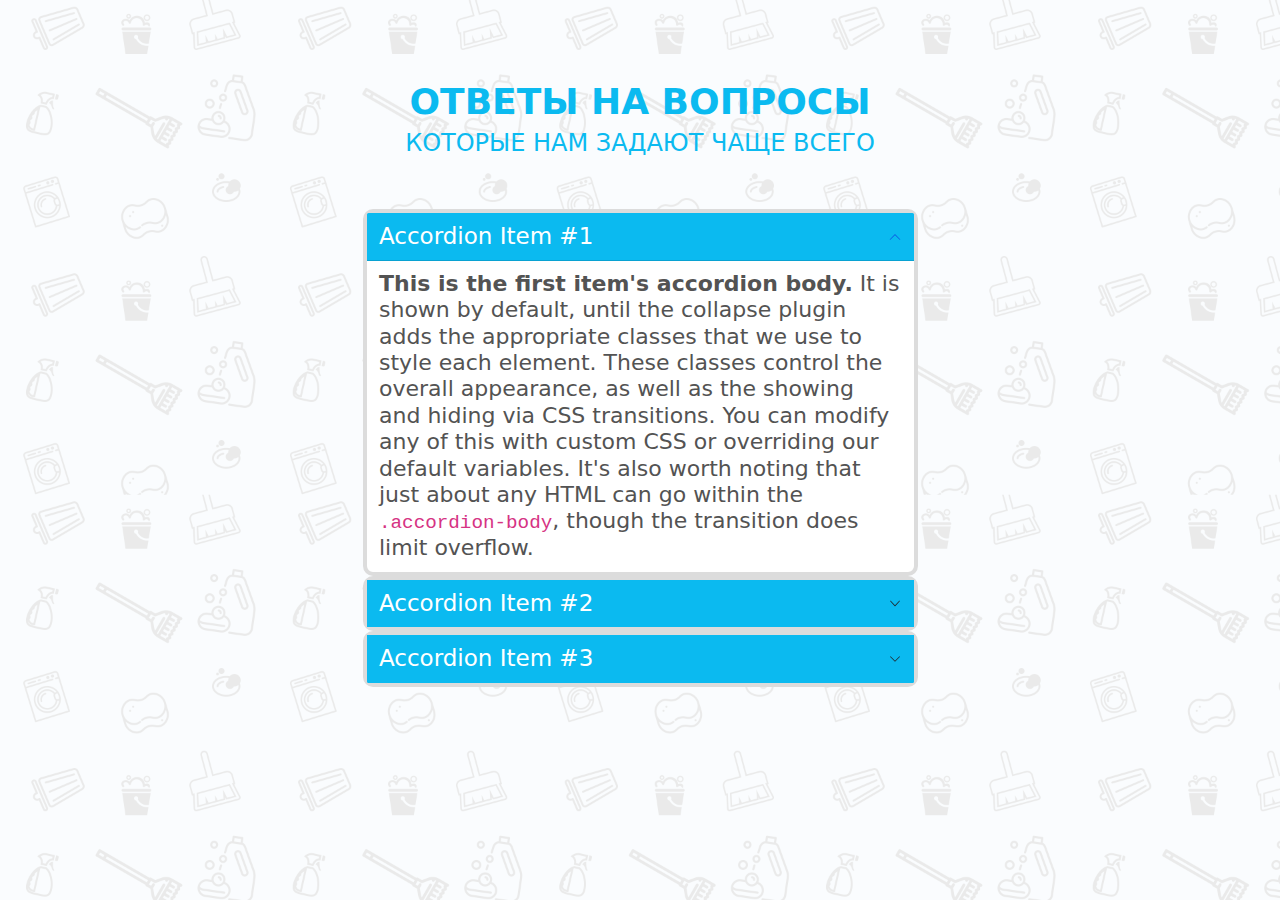
<file: accordion/index.html>
<!DOCTYPE html>
<html lang="ru">

<head>
    <meta charset="UTF-8">
    <meta http-equiv="X-UA-Compatible" content="IE=edge">
    <meta name="viewport" content="width=device-width, initial-scale=1.0">
    <title>Site</title>
    <link rel="stylesheet" href="style/bootstrap.css">
    <link rel="stylesheet" href="style/style.css">
</head>

<body>
    <main>
        <div class="container">
            <div class="row">
                <div class="block col-xl-6 offset-xl-3">
                    <div class="paragraph">
                        <h1>Ответы на вопросы<br></h1>
                        <span>которые нам задают чаще всего</span>
                    </div>
                    <div class="block-accordion">
                        <div class="accordion" id="accordionExample">
                            <div class="accordion-item">
                              <h2 class="accordion-header" id="headingOne">
                                <button class="accordion-button" type="button" data-bs-toggle="collapse" data-bs-target="#collapseOne" aria-expanded="true" aria-controls="collapseOne">
                                  Accordion Item #1
                                </button>
                              </h2>
                              <div id="collapseOne" class="accordion-collapse collapse show" aria-labelledby="headingOne" data-bs-parent="#accordionExample">
                                <div class="accordion-body">
                                  <strong>This is the first item's accordion body.</strong> It is shown by default, until the collapse plugin adds the appropriate classes that we use to style each element. These classes control the overall appearance, as well as the showing and hiding via CSS transitions. You can modify any of this with custom CSS or overriding our default variables. It's also worth noting that just about any HTML can go within the <code>.accordion-body</code>, though the transition does limit overflow.
                                </div>
                              </div>
                            </div>
                            <div class="accordion-item">
                              <h2 class="accordion-header" id="headingTwo">
                                <button class="accordion-button collapsed" type="button" data-bs-toggle="collapse" data-bs-target="#collapseTwo" aria-expanded="false" aria-controls="collapseTwo">
                                  Accordion Item #2
                                </button>
                              </h2>
                              <div id="collapseTwo" class="accordion-collapse collapse" aria-labelledby="headingTwo" data-bs-parent="#accordionExample">
                                <div class="accordion-body">
                                  <strong>This is the second item's accordion body.</strong> It is hidden by default, until the collapse plugin adds the appropriate classes that we use to style each element. These classes control the overall appearance, as well as the showing and hiding via CSS transitions. You can modify any of this with custom CSS or overriding our default variables. It's also worth noting that just about any HTML can go within the <code>.accordion-body</code>, though the transition does limit overflow.
                                </div>
                              </div>
                            </div>
                            <div class="accordion-item">
                              <h2 class="accordion-header" id="headingThree">
                                <button class="accordion-button collapsed" type="button" data-bs-toggle="collapse" data-bs-target="#collapseThree" aria-expanded="false" aria-controls="collapseThree">
                                  Accordion Item #3
                                </button>
                              </h2>
                              <div id="collapseThree" class="accordion-collapse collapse" aria-labelledby="headingThree" data-bs-parent="#accordionExample">
                                <div class="accordion-body">
                                  <strong>This is the third item's accordion body.</strong> It is hidden by default, until the collapse plugin adds the appropriate classes that we use to style each element. These classes control the overall appearance, as well as the showing and hiding via CSS transitions. You can modify any of this with custom CSS or overriding our default variables. It's also worth noting that just about any HTML can go within the <code>.accordion-body</code>, though the transition does limit overflow.
                                </div>
                              </div>
                            </div>
                          </div>
                    </div>
                </div>
            </div>
        </div>
    </main>



    <script src="script/jquery.js"></script>
    <script src="script/bootstrap.js"></script>
</body>

</html>
</file>
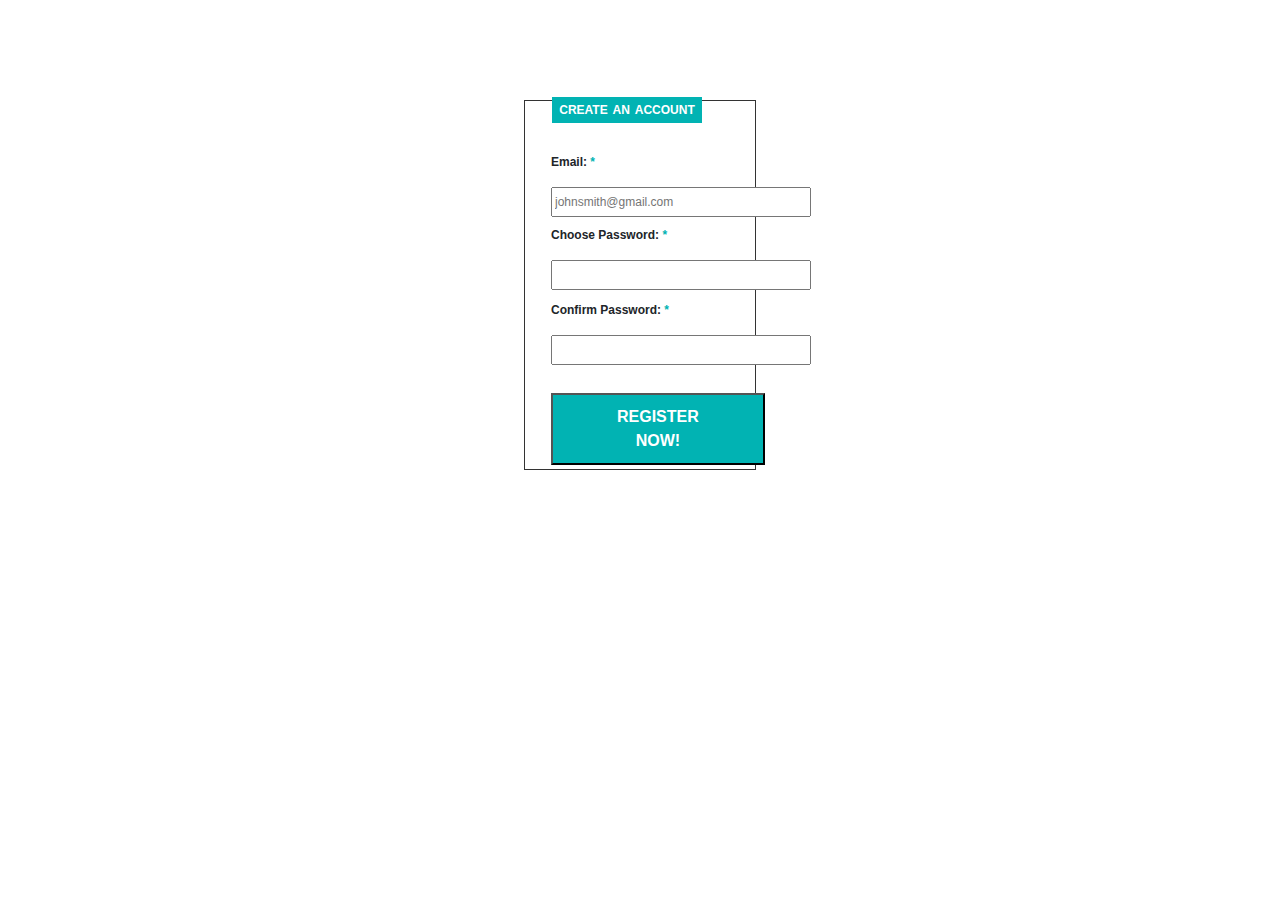
<file: card_register/index.html>
<!DOCTYPE html>
<html lang="ru">
<head>
	<meta charset="UTF-8">
	<meta name="viewport" content="width=device-width, initial-scale=1.0 user-scalable=no">
	<title>Create an account</title>
	<link rel="stylesheet" href="css/style.css">
	<link rel="stylesheet" href="css/main.css">
	<link rel="stylesheet" href="css/bootstrap.css">
</head>
<body>
	<div class="card-block">
		<div class="label">
			<p>Create an account</p>
		</div>
		<div class="email-block">
			<p>Email:</p>
			<span>*</span>
			<input type="email" placeholder="johnsmith@gmail.com">
		</div>
		<div class="password-block">
			<p>Choose Password:</p>
			<span>*</span>
			<input type="password">
		</div>
		<div class="confirm_password-block">
			<p>Confirm Password:</p>
			<span>*</span>
			<input type="password">
		</div>
		<button class="text-uppercase">Register now!</button>
	</div>
</body>
</html>
</file>
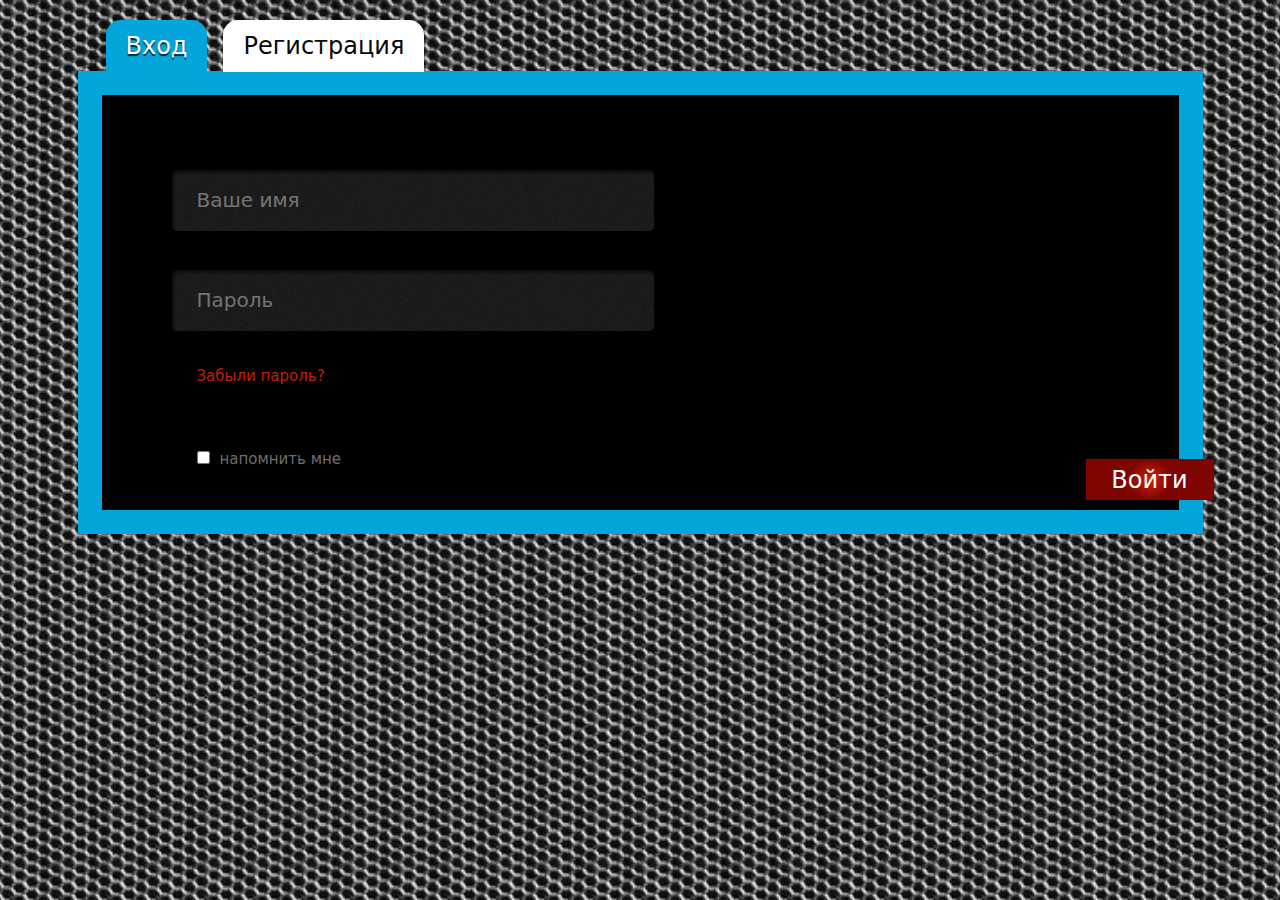
<file: form-register/index.html>
<!DOCTYPE html>
<html lang="ru">

<head>
    <meta charset="UTF-8">
    <meta http-equiv="X-UA-Compatible" content="IE=edge">
    <meta name="viewport" content="width=device-width, initial-scale=1.0">
    <title>Modal</title>
    <link rel="stylesheet" href="style/bootstrap.css">
    <link rel="stylesheet" href="style/style.css">
</head>

<body>
    <div class="tabs">
        <div class="container">

                <div class="back">
                    <div class="tabs-form">

                            <ul class="nav nav-tabs" id="myTab">
                                <li class="nav-item">
                                    <button class="nav-link active" id="signup-tab" data-bs-toggle="tab"
                                        data-bs-target="#signup" type="button" aria-controls="signup"
                                        aria-selected="true">Вход</button>
                                </li>

                                <li class="nav-item">
                                    <button class="nav-link" id="signin-tab" data-bs-toggle="tab"
                                        data-bs-target="#signin" type="button" aria-controls="signin"
                                        aria-selected="false" disabled >Регистрация</button>
                                </li>
                            </ul>

                        <div class="tab-content" id="myTabContent">
                                <div class="tab-pane show active" id="signup">
                                    <form class="form" action="">
                                        <input type="text" placeholder="Ваше имя">
                                        <input type="text" placeholder="Пароль">
                                        <a href="#">Забыли пароль?</a>
                                        <label><input type="checkbox" />напомнить мне</label>
                                        <button class="button">Войти</button>
                                    </form>
                            </div>
                            <div class="tab-pane reg" id="signin"></div>
                        </div>
                    </div>
                </div>

        </div>
    </div>
    <script src="script/jquery.js"></script>
    <script src="script/bootstrap.js"></script>
</body>

</html>
</file>
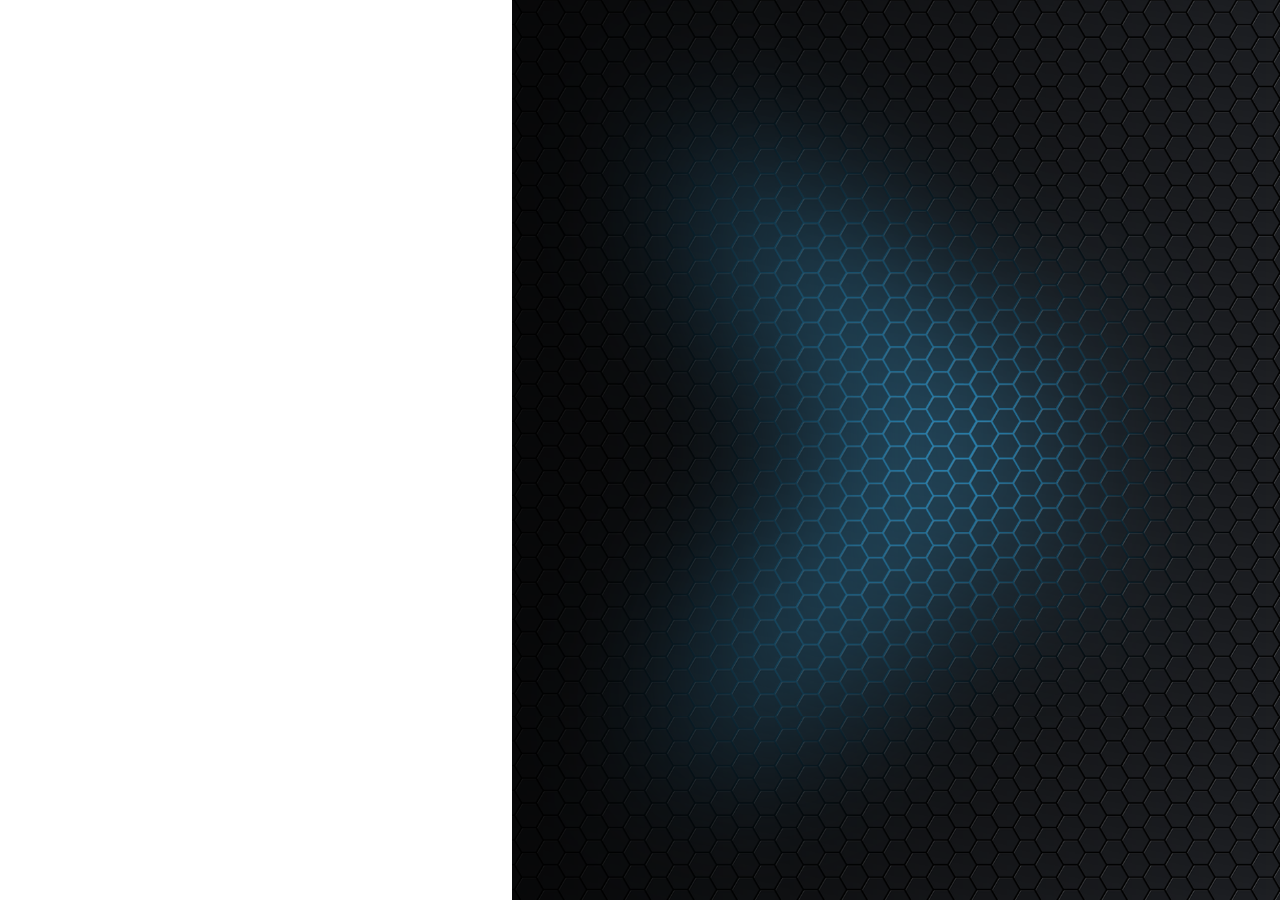
<file: paralax/index.html>
<!DOCTYPE html>
<html lang="en">
<head>
  <meta charset="UTF-8">
  <meta http-equiv="X-UA-Compatible" content="IE=edge">
  <meta name="viewport" content="width=device-width, initial-scale=1.0">
  <title>INovaclub</title>
  <link rel="stylesheet" href="style.css">
  <script src="https://ajax.googleapis.com/ajax/libs/jquery/2.1.1/jquery.min.js"></script>

</head>
<body>
  
  <div class="container">
    <div class="honey"></div>
    <div id="light" class="light"></div>
    <div class="back"></div>
    </div>

    <script src="script.js"></script>
</body>
</html>
</file>
<file: accordion/style/style.css>
html {
  font-size: 10px;
}
body {
  background: url(../img/background.png);
  background-size: 100%;
}
.container {
  font-size: 2rem;
}
main {
  margin-top: 8rem;
}
main .block .paragraph {
  text-align: center;
  color: #0bbaf0;
  text-transform: uppercase;
  line-height: 3rem;
  margin-bottom: 5rem;
}
main .block .paragraph h1 {
  font-weight: bold;
  font-size: 3.6rem;
}
main .block .paragraph span {
  font-size: 2.4rem;
}
main .block .accordion-item {
  border-width: 4px;
  border-color: #dcdcdc;
  border-style: solid;
  border-radius: 10px;
  background-color: #ffffff;
}
main .block .accordion-item .accordion-button {
  background-color: #0bbaf0;
  color: white;
  font-size: 2.3rem;
  line-height: 1.2;
  text-align: center;
}
main .block .accordion-item .accordion-body {
  font-size: 2.2rem;
  color: #535353;
  line-height: 1.2;
}
</file>
<file: card_register/css/style.css>
body{
    font-family: Tahoma, sans-serif;
}
.form{
	border: 5px solid #2727d9;
	padding: 30px 20px;
}
.section{
	padding: 30px 0;
}
.form input{
	margin-bottom: 12px;
}
.text-header, .section-header{
	margin-bottom: 20px;
	font-size: 20px;
	font-weight: 900;
}
.header{
	font-size: 20px;
	line-height: 1.5;
	margin: 60px auto;
	font-weight: 900;
}
.header span{
	display: block;
}
.bttn{
	margin: 12px auto;
	background-color: #2727d9;
}
.feature{
	margin: 60px auto;
}
.feature p{
	margin-top: 20px;
}
.video{
	margin-bottom: 30px;
}
.feature-box{
	height: 160px;
}
.person{
	margin-bottom: 20px;
	height: 213px;
}
.clients{
	overflow: hidden;
	margin-top: 70px;
}
.person img{
	object-fit: cover;
	width: 200px;
	height: 200px;
}
</file>
<file: card_register/css/main.css>
* {
  font-family: Arial, sans-serif;
}
.card-block {
  border: 1px solid #333;
  text-align: center;
  margin: 100px 524px;
  padding: 0 26px;
  height: 370px;
}
.card-block input {
  height: 30px;
  width: 260px;
}
.label {
  margin-top: -4px;
  color: white;
  background-color: #01b3b3;
  font-size: 12px;
  text-transform: uppercase;
  font-weight: bold;
  width: 150px;
  text-align: center;
  word-spacing: 2px;
  margin-bottom: 30px;
  margin-left: 1px;
}
.label p {
  padding: 4px;
}
.email-block,
.password-block,
.confirm_password-block {
  text-align: left;
  font-size: 12px;
  font-weight: bold;
}
.email-block p,
.password-block p,
.confirm_password-block p {
  display: inline-block;
}
.email-block span,
.password-block span,
.confirm_password-block span {
  color: #01b3b3;
}
.email-block {
  margin-bottom: 9px;
}
.password-block {
  margin-bottom: 11px;
}
.confirm_password-block {
  margin-bottom: 28px;
}
button {
  background-color: #01b3b3;
  color: white;
  font-weight: bold;
  padding: 10px 64px;
}
</file>
<file: form-register/style/style.css>
html {
  font-size: 10px;
}
body {
  background-color: #282828;
}
.container {
  font-size: 2rem;
  display: flex;
  width: 100%;
  justify-content: center;
}
.tabs {
  background: #000000 url(../img/Layer.png) no-repeat center center;
  background-size: cover;
  height: 100vh;
}
.back {
  position: relative;
  width: 100%;
}
.tabs-form .reg {
  position: absolute;
  top: 14%;
  bottom: 0;
  left: 0;
  right: 0;
  height: 464px;
}
.tabs-form li.nav-item {
  margin: 0 0.8rem;
}
.tabs-form .nav-tabs .nav-link.active,
.tabs-form .nav-tabs .nav-item.show .nav-link {
  background-color: #03a5da;
  color: white;
  border: 1rem solid #03a5da;
  outline: none;
  font-size: 2.4rem;
  text-shadow: 0px 2px 1px rgba(0, 0, 0, 0.75);
}
.tabs-form .nav-tabs {
  padding: 2rem 0 0 0;
  margin-left: 2rem;
  border: none;
}
.tabs-form .nav-tabs .nav-link {
  font-size: 2.4rem;
  border: 1rem solid white;
  color: #080808;
  line-height: 0.917;
  background-color: #ffffff;
  border-top-left-radius: 15px;
  border-top-right-radius: 15px;
}
.tabs-form .tab-pane {
  box-sizing: border-box;
  width: 100%;
  background-color: black;
  border: 2.4rem solid #03a5da;
}
.tabs-form .tab-pane .form {
  position: relative;
  display: flex;
  flex-direction: column;
  padding: 7rem 4.3rem 4rem 7rem;
}
.tabs-form .tab-pane .form .button {
  position: absolute;
  bottom: 1rem;
  right: -3.5rem;
  outline: none;
  border: none;
  font-size: 2.4rem;
  color: #ffffff;
  background-image: -moz-radial-gradient(50% 50%, circle closest-side, #cf2303 0%, #7f0501 100%);
  background-image: -webkit-radial-gradient(50% 50%, circle closest-side, #cf2303 0%, #7f0501 100%);
  background-image: -ms-radial-gradient(50% 50%, circle closest-side, #cf2303 0%, #7f0501 100%);
  width: 128px;
  height: 41px;
}
.tabs-form .tab-pane .form label,
.tabs-form .tab-pane .form a {
  margin-left: 2.5rem;
}
.tabs-form .tab-pane .form label {
  margin-right: 1rem;
  font-size: 1.5rem;
  color: #6f6d6d;
}
.tabs-form .tab-pane .form label input[type="checkbox"] {
  margin-right: 1rem;
}
.tabs-form .tab-pane .form a {
  text-decoration: none;
  font-size: 1.5rem;
  color: #c51f03;
  margin-bottom: 6rem;
}
.tabs-form input {
  background: #000000 url("../img/input.png") no-repeat left;
  outline: none;
  border: none;
  border-radius: 5px;
  color: white;
}
.tabs-form input[type="text"] {
  margin-bottom: 3rem;
  padding: 2rem 0 2rem 2.5rem;
}
@media screen and (max-width: 335px) {
  .tabs-form .nav-tabs .nav-link,
  .tabs-form .nav-tabs .nav-link.active,
  .tabs-form .nav-tabs .nav-item.show .nav-link {
    font-size: 1.5rem;
  }
  .tabs-form input[type="text"] {
    padding: 1rem;
    margin-bottom: 2rem;
    font-size: 1.3rem;
  }
  .tabs-form .tab-pane .form .button {
    font-size: 1.5rem;
    width: 8.5rem;
  }
  .tabs-form .tab-pane .form a {
    margin-bottom: 1.5rem;
  }
  .tabs-form .tab-pane .form label,
  .tabs-form .tab-pane .form a {
    font-size: 1.3rem;
  }
  .tabs-form .tab-pane .form {
    padding: 2rem;
  }
}
</file>
<file: paralax/style.css>
body{
  margin: 0;
}

.container {
  position: relative;
  background-color: black;
  background-size: 100% 100%;
  width: 60%;
  height: 100vh;
  float: right;
  overflow:hidden;
}

.honey {
  background-image: url(img/Соты\ -\ подложка.png);
  background-size: 100%;
  width: 100%;
  height: 100vh;
  left: 0px;
  position: absolute;
  top: 0;
  z-index: 2;
}

.back{
  background-color: black;
  position: absolute;
  z-index: -1;
}

.light {
  background-image: url(img/Синий\ след\ -\ подложка.png);
  background-size:cover;
  background-repeat: no-repeat;
  width: 100%;
  height: 100%;
  position: absolute;
  filter: blur(60px);
  z-index: 1;
}
</file>
